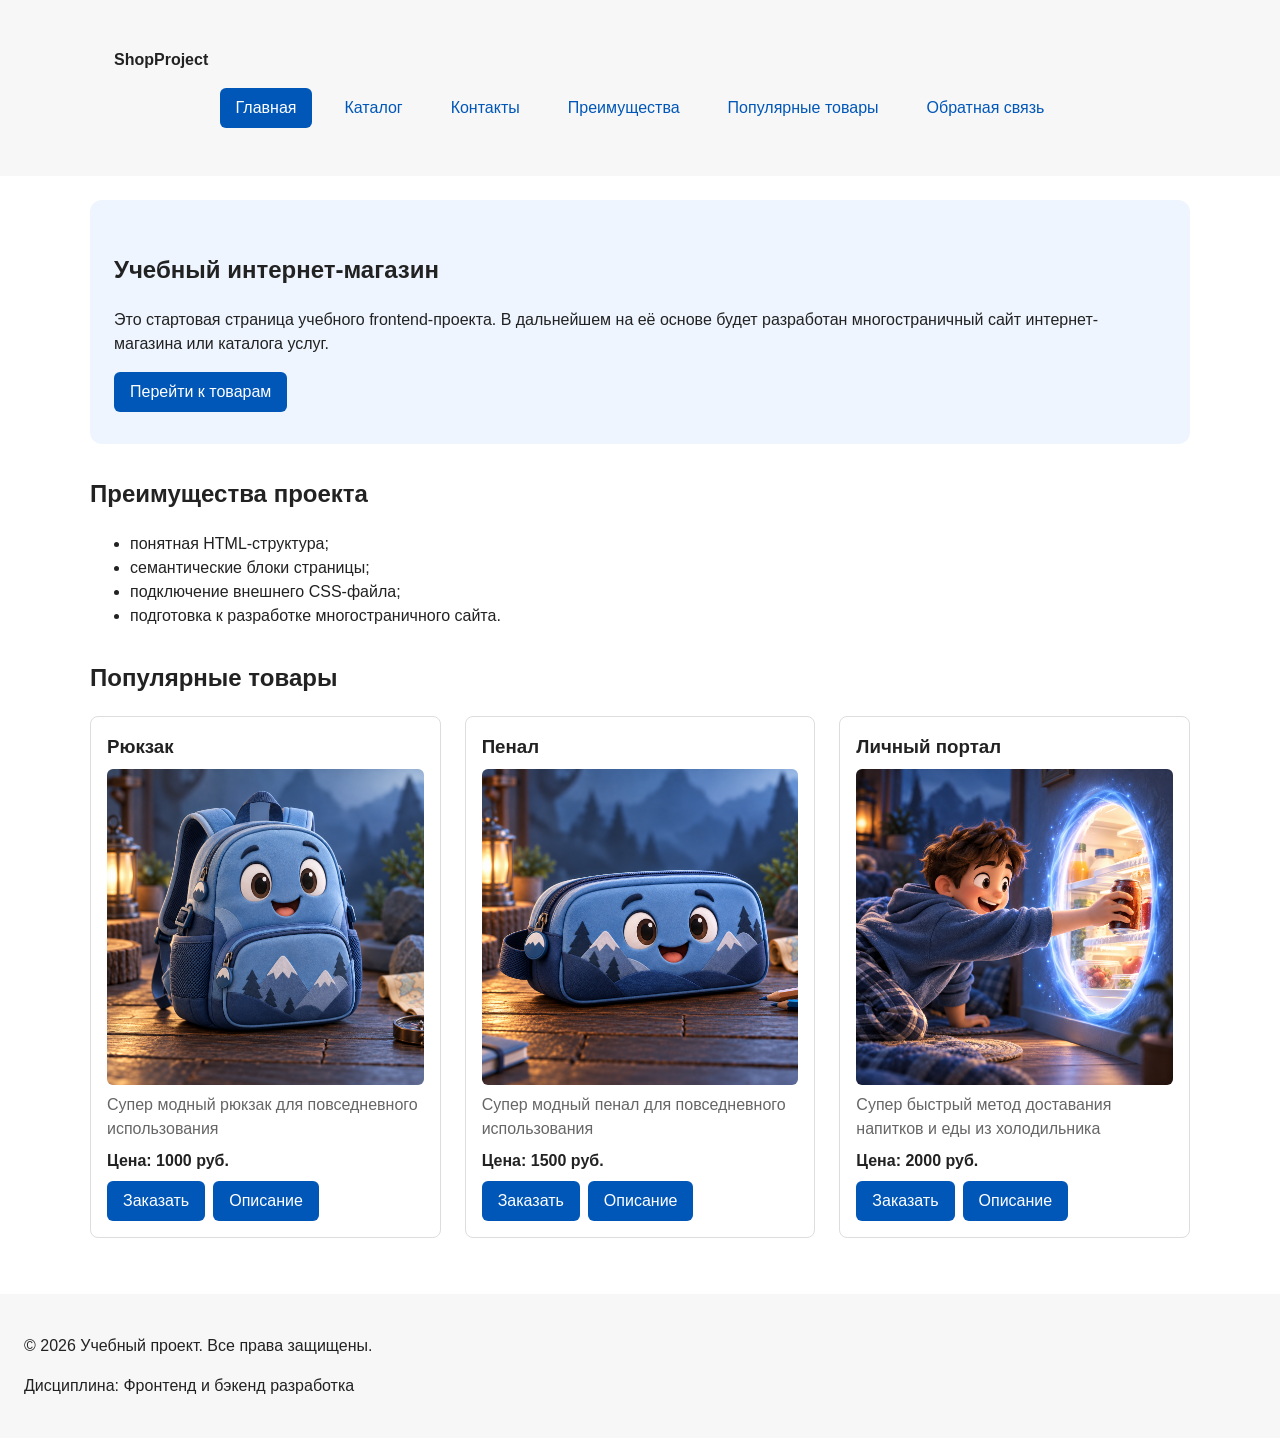
<file: index.html>
<!DOCTYPE html>
<html lang="ru">
<head>
  <meta charset="UTF-8">
  <meta name="viewport" content="width=device-width, initial-scale=1.0">
  <title>Учебный интернет-магазин</title>
  <link rel="stylesheet" href="css/style.css">
  <script src="js/main.js" defer></script>
  <meta property="og:type" content="website">
  <meta property="og:title" content="Учебный интернет-магазин">
  <meta property="og:description" content="Учебный frontend-проект интернет-магазина.">
  <meta property="og:image" content="https://vovelio.github.io/kr1-html-css-shop/images/preview.jpg">
</head>
<body>
<header class="site-header">
  <div class="site-header__inner">
    <a class="site-header__logo" href="index.html">ShopProject</a>

    <nav class="site-nav" aria-label="Основная навигация">
      <ul class="site-nav__list">
        <li class="site-nav__item">
          <a class="site-nav__link site-nav__link--active" href="index.html">
            Главная
          </a>
        </li>
        <li class="site-nav__item">
          <a class="site-nav__link" href="catalog.html">Каталог</a>
        </li>
        <li class="site-nav__item">
          <a class="site-nav__link" href="contacts.html">Контакты</a>
        </li>
        <li class="site-nav__item">
    <a class="site-nav__link" href="index.html#advantages">
      Преимущества
    </a>
  </li>
        <li class="site-nav__item">
          <a class="site-nav__link" href="index.html#popular">
            Популярные товары
          </a>
        </li>
        <li class="site-nav__item">
    <a class="site-nav__link" href="contacts.html#contacts">
      Обратная связь
    </a>
  </li>
      </ul>
    </nav>
  </div>
</header>

<main>
  <!-- Основное содержимое страницы -->
   <section class="hero">
  <h1>Учебный интернет-магазин</h1>
  <p>
    Это стартовая страница учебного frontend-проекта.
    В дальнейшем на её основе будет разработан многостраничный сайт
    интернет-магазина или каталога услуг.
  </p>
  <a class="button button--primary" href="catalog.html">
    Перейти к товарам
  </a>
</section>
<section class="section" id="advantages">
  <h2>Преимущества проекта</h2>

  <ul class="advantages-list">
    <li>понятная HTML-структура;</li>
    <li>семантические блоки страницы;</li>
    <li>подключение внешнего CSS-файла;</li>
    <li>подготовка к разработке многостраничного сайта.</li>
  </ul>
</section>
<section class="section" id="popular">
  <h2>Популярные товары</h2>

  <div class="products-grid">
    <article class="product-card">
        <h3 class="product-card__title">Рюкзак</h3>
        <img class="product-card__image" src="images/backpack.png" alt="Изображение товара Рюкзак">
        <p class="product-card__description">Супер модный рюкзак для повседневного использования</p>
        <p class="product-card__price">Цена: 1000 руб.</p>
        <div class="product-card__actions">
          <button
            class="button button--primary product-card__button"
            type="button"
            data-product="backpack"
          >
            Заказать
          </button>

          <a class="button button--primary" href="product.html">
            Описание
          </a>
        </div>
        </article>

      <article class="product-card">
        <h3 class="product-card__title">Пенал</h3>
        <img class="product-card__image" src="images/pencil-case.png" alt="Изображение товара Пенал">
        <p class="product-card__description">Супер модный пенал для повседневного использования</p>
        <p class="product-card__price">Цена: 1500 руб.</p>
        <div class="product-card__actions">
          <button
            class="button button--primary product-card__button"
            type="button"
            data-product="backpack"
          >
            Заказать
          </button>

          <a class="button button--primary" href="product.html">
            Описание
          </a>
        </div>
        </article>

      <article class="product-card">
        <h3 class="product-card__title">Личный портал</h3>
        <img class="product-card__image" src="images/portal.png" alt="Изображение товара Личный портал в холодильник">
        <p class="product-card__description">Супер быстрый метод доставания напитков и еды из холодильника</p>
        <p class="product-card__price">Цена: 2000 руб.</p>
        <div class="product-card__actions">
          <button
            class="button button--primary product-card__button"
            type="button"
            data-product="portal"
          >
            Заказать
          </button>

          <a class="button button--primary" href="product.html">
            Описание
          </a>
        </div>
        </article>
  </div>
</section>

</main>
<footer class="site-footer">
  <p>&copy; 2026 Учебный проект. Все права защищены.</p>
  <p>Дисциплина: Фронтенд и бэкенд разработка</p>
</footer>
<dialog class="order-dialog" id="order-dialog" aria-labelledby="order-dialog-title">
  <h2 class="order-dialog__title" id="order-dialog-title">
  Оформление заявки
  </h2>

  <form class="order-form" id="order-form" action="#" method="post" novalidate>
    <input id="selected-product" name="selected-product" type="hidden">

    <div class="order-form__field">
    <label class="order-form__label" for="order-name">Имя</label>
    <input
      class="order-form__input"
      id="order-name"
      name="name"
      type="text"
      required
    >
  </div>


    <div class="order-form__field">
      <label class="order-form__label" for="order-email">E-mail</label>
      <input
        class="order-form__input"
        id="order-email"
        name="email"
        type="email"
        placeholder="example@mail.ru"
        autocomplete="email"
        required
      >
    </div>

    <div class="order-form__field">
      <label class="order-form__label" for="order-phone">Телефон</label>
      <input
        class="order-form__input"
        id="order-phone"
        name="phone"
        type="tel"
        inputmode="tel"
        placeholder="+7 (900) 000-00-00"
        pattern="^\+7 \(\d{3}\) \d{3}-\d{2}-\d{2}$"
        required
      >
      <small>Формат: +7 (900) 000-00-00</small>
    </div>

    <div class="order-form__field">
      <label class="order-form__label"  for="order-date">Дата связи</label>
      <input
        class="order-form__input"
        id="order-date"
        name="date"
        type="date"
      >
    </div>

    <div class="order-form__field">
      <label class="order-form__label"  for="order-topic">Тема заявки</label>
      <select class="order-form__select" id="order-topic" name="topic" required>
        <option value="">Выберите тему</option>
        <option value="product">Заказ товара</option>
        <option value="consultation">Консультация</option>
        <option value="delivery">Доставка</option>
      </select>
    </div>

    <div class="order-form__field">
      <label class="order-form__label"  for="order-comment">Комментарий</label>
      <textarea
        class="order-form__textarea"
        id="order-comment"
        name="comment"
        rows="4"
        placeholder="Укажите дополнительную информацию"
      ></textarea>
    </div>

    <div class="order-form__field">
      <label class="order-form__label" >
        <input
          id="order-agreement"
          name="agreement"
          type="checkbox"
          required
        >
        Я согласен на обработку данных
      </label>
    </div>

    <div class="order-form__actions">
    <button 
      class="button button--secondary" 
        type="button"
        id="close-order-dialog"
        >
  Закрыть
</button>

    <button class="button button--primary" type="submit">
  Отправить заявку
</button>

  </div>

  </form>
</dialog>

<p class="success-message" id="success-message" hidden>
  Форма успешно отправлена!
</p>

</body>
</html>
</file>
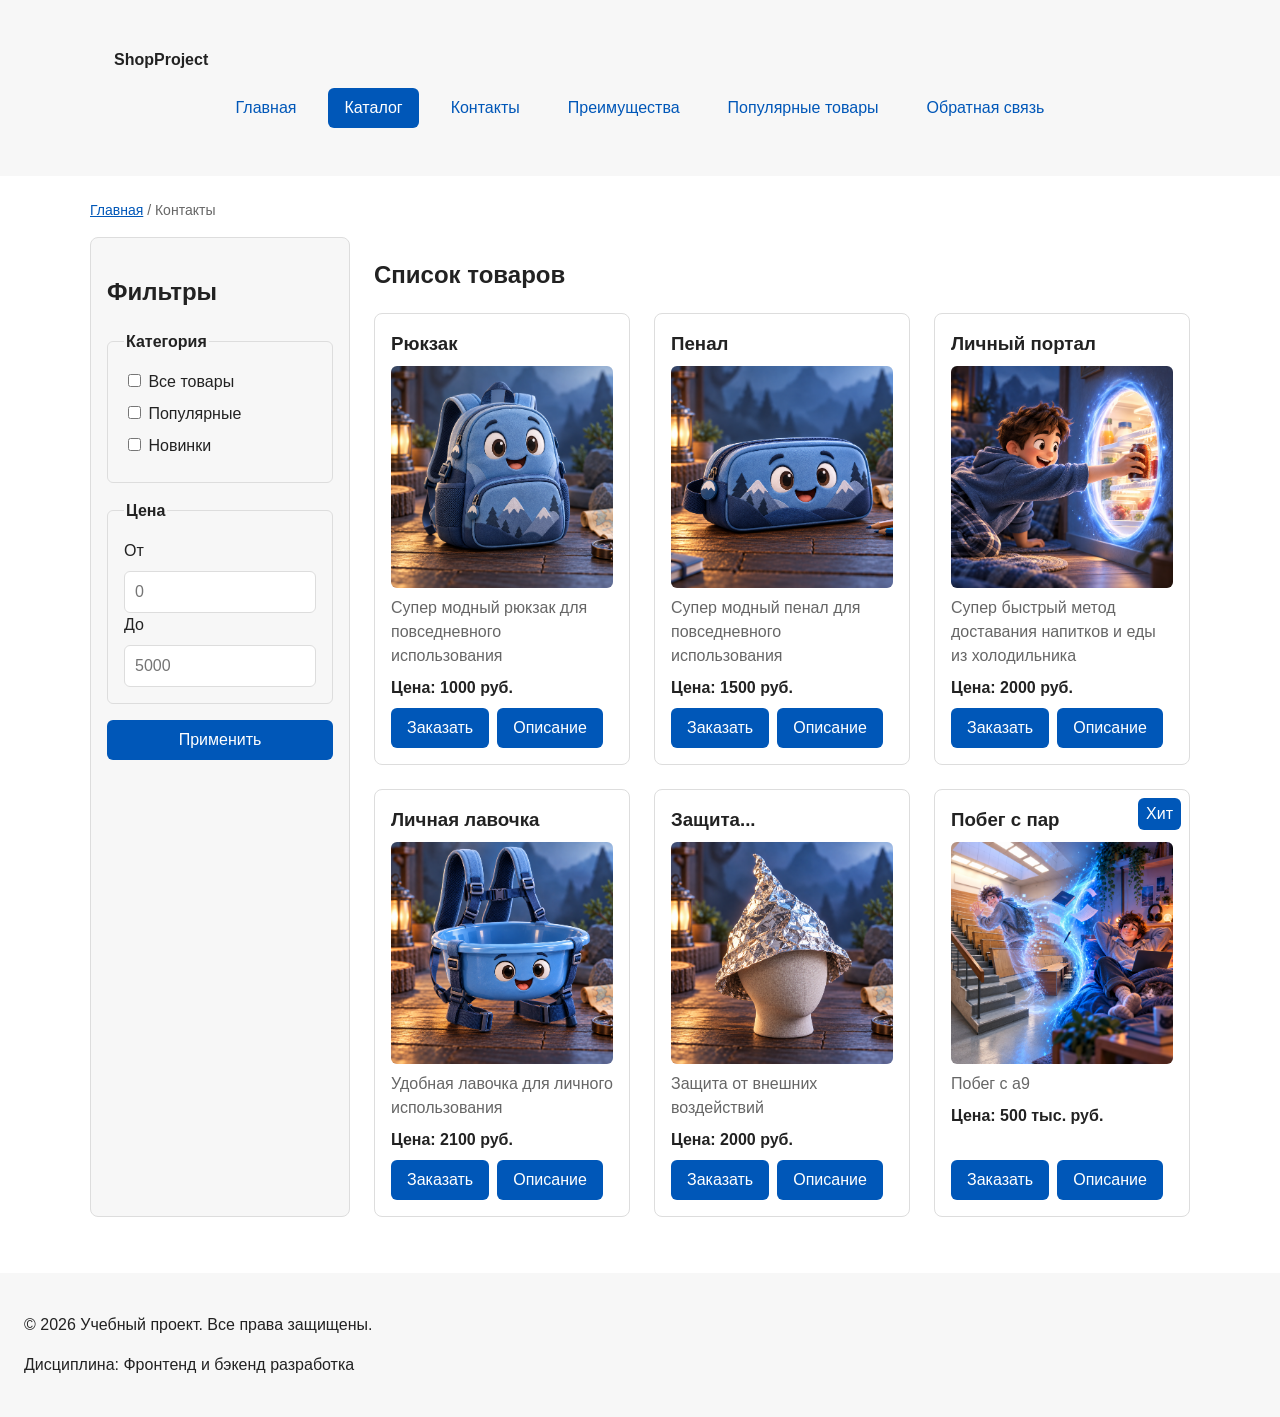
<file: catalog.html>
<!DOCTYPE html>
<html lang="ru">
<head>
  <meta charset="UTF-8">
  <meta name="viewport" content="width=device-width, initial-scale=1.0">
  <meta name="description" content="Каталог товаров учебного интернет-магазина.">
  <title>Каталог товаров — Учебный интернет-магазин</title>
  <script src="js/main.js" defer></script>
  <link rel="stylesheet" href="css/style.css">
  <meta property="og:type" content="website">
<meta property="og:title" content="Учебный интернет-магазин">
<meta property="og:description" content="Учебный frontend-проект интернет-магазина.">
<meta property="og:image" content="https://vovelio.github.io/kr1-html-css-shop/images/preview.jpg">

</head>
<body>
  <header class="site-header">
  <div class="site-header__inner">
    <a class="site-header__logo" href="index.html">ShopProject</a>

    <nav class="site-nav" aria-label="Основная навигация">
      <ul class="site-nav__list">
        <li class="site-nav__item">
          <a class="site-nav__link " href="index.html">
            Главная
          </a>
        </li>
        <li class="site-nav__item">
          <a class="site-nav__link site-nav__link--active" href="catalog.html">Каталог</a>
        </li>
        <li class="site-nav__item">
          <a class="site-nav__link" href="contacts.html">Контакты</a>
        </li>
        <li class="site-nav__item">
    <a class="site-nav__link" href="index.html#advantages">
      Преимущества
    </a>
  </li>
        <li class="site-nav__item">
          <a class="site-nav__link" href="index.html#popular">
            Популярные товары
          </a>
        </li>
        <li class="site-nav__item">
    <a class="site-nav__link" href="contacts.html#contacts">
      Обратная связь
    </a>
  </li>
      </ul>
    </nav>
  </div>
</header>


  <main>
    <nav class="breadcrumbs" aria-label="Хлебные крошки">
      <a class="breadcrumbs__link" href="index.html">Главная</a>
      <span class="breadcrumbs__current">Контакты</span>
    </nav>
<section class="catalog-layout">
  <aside class="catalog-filters">
    <h2>Фильтры</h2>

    <form class="filters-form" action="#" method="get">
      <fieldset>
        <legend>Категория</legend>

        <label>
          <input type="checkbox" name="category" value="all">
          Все товары
        </label>

        <label>
          <input type="checkbox" name="category" value="popular">
          Популярные
        </label>

        <label>
          <input type="checkbox" name="category" value="new">
          Новинки
        </label>
      </fieldset>

      <fieldset>
        <legend>Цена</legend>

        <label for="price-from">От</label>
        <input id="price-from" name="price-from" type="number" min="0" placeholder="0">

        <label for="price-to">До</label>
        <input id="price-to" name="price-to" type="number" min="0" placeholder="5000">
      </fieldset>

      <button class="button button--primary" type="submit">Применить</button>
    </form>
  </aside>

  <section class="catalog-products">
    <h2>Список товаров</h2>

    <div class="products-grid">
      <!-- Карточки товаров -->
       <article class="product-card">
        <h3 class="product-card__title">Рюкзак</h3>
        <img class="product-card__image" src="images/backpack.png" alt="Изображение товара Рюкзак">
        <p class="product-card__description">Супер модный рюкзак для повседневного использования</p>
        <p class="product-card__price">Цена: 1000 руб.</p>
        <div class="product-card__actions">
          <button
            class="button button--primary product-card__button"
            type="button"
            data-product="backpack"
          >
            Заказать
          </button>

          <a class="button button--primary" href="product.html">
            Описание
          </a>
        </div>
        </article>

      <article class="product-card">
        <h3 class="product-card__title">Пенал</h3>
        <img class="product-card__image" src="images/pencil-case.png" alt="Изображение товара Пенал">
        <p class="product-card__description">Супер модный пенал для повседневного использования</p>
        <p class="product-card__price">Цена: 1500 руб.</p>
        <div class="product-card__actions">
          <button
            class="button button--primary product-card__button"
            type="button"
            data-product="backpack"
          >
            Заказать
          </button>

          <a class="button button--primary" href="product.html">
            Описание
          </a>
        </div>
        </article>

      <article class="product-card">
        <h3 class="product-card__title">Личный портал</h3>
        <img class="product-card__image" src="images/portal.png" alt="Изображение товара Личный портал в холодильник">
        <p class="product-card__description">Супер быстрый метод доставания напитков и еды из холодильника</p>
        <p class="product-card__price">Цена: 2000 руб.</p>
        <div class="product-card__actions">
          <button
            class="button button--primary product-card__button"
            type="button"
            data-product="portal"
          >
            Заказать
          </button>

          <a class="button button--primary" href="product.html">
            Описание
          </a>
        </div>
        </article>
        <article class="product-card">
        <h3 class="product-card__title">Личная лавочка</h3>
        <img class="product-card__image" src="images/personal-bench.png" alt="Изображение товара Личная лавочка">
        <p class="product-card__description">Удобная лавочка для личного использования</p>
        <p class="product-card__price">Цена: 2100 руб.</p>
        <div class="product-card__actions">
          <button
            class="button button--primary product-card__button"
            type="button"
            data-product="personal-bench"
          >
            Заказать
          </button>

          <a class="button button--primary" href="product.html">
            Описание
          </a>
        </div>
        </article>
        <article class="product-card">
        <h3 class="product-card__title">Защита...</h3>
        <img class="product-card__image" src="images/aluminum-cap.png" alt="Изображение товара Защита от внешних воздействий">
        <p class="product-card__description">Защита от внешних воздействий</p>
        <p class="product-card__price">Цена: 2000 руб.</p>
        <div class="product-card__actions">
          <button
            class="button button--primary product-card__button"
            type="button"
            data-product="aluminum-cap"
          >
            Заказать
          </button>

          <a class="button button--primary" href="product.html">
            Описание
          </a>
        </div>
        </article>
        <article class="product-card">
          <span class="product-card__badge">Хит</span>
        <h3 class="product-card__title">Побег с пар</h3>
        <img class="product-card__image" src="images/leave.png" alt="Изображение товара Побег с пар">
        <p class="product-card__description">Побег с а9</p>
        <p class="product-card__price">Цена: 500 тыс. руб.</p>
        <div class="product-card__actions">
          <button
            class="button button--primary product-card__button"
            type="button"
            data-product="leave"
          >
            Заказать
          </button>

          <a class="button button--primary" href="product.html">
            Описание
          </a>
        </div>
        </article>
    </div>
  </section>
</section>
  </main>

  <footer class="site-footer">
    <p>&copy; 2026 Учебный проект. Все права защищены.</p>
    <p>Дисциплина: Фронтенд и бэкенд разработка</p>
  </footer>

  <dialog class="order-dialog" id="order-dialog" aria-labelledby="order-dialog-title">
  <h2 class="order-dialog__title" id="order-dialog-title">
  Оформление заявки
  </h2>

  <form class="order-form" id="order-form" action="#" method="post" novalidate>
    <input id="selected-product" name="selected-product" type="hidden">

    <div class="order-form__field">
    <label class="order-form__label" for="order-name">Имя</label>
    <input
      class="order-form__input"
      id="order-name"
      name="name"
      type="text"
      required
    >
  </div>


    <div class="order-form__field">
      <label class="order-form__label" for="order-email">E-mail</label>
      <input
        class="order-form__input"
        id="order-email"
        name="email"
        type="email"
        placeholder="example@mail.ru"
        autocomplete="email"
        required
      >
    </div>

    <div class="order-form__field">
      <label class="order-form__label" for="order-phone">Телефон</label>
      <input
        class="order-form__input"
        id="order-phone"
        name="phone"
        type="tel"
        inputmode="tel"
        placeholder="+7 (900) 000-00-00"
        pattern="^\+7 \(\d{3}\) \d{3}-\d{2}-\d{2}$"
        required
      >
      <small>Формат: +7 (900) 000-00-00</small>
    </div>

    <div class="order-form__field">
      <label class="order-form__label"  for="order-date">Дата связи</label>
      <input
        class="order-form__input"
        id="order-date"
        name="date"
        type="date"
      >
    </div>

    <div class="order-form__field">
      <label class="order-form__label"  for="order-topic">Тема заявки</label>
      <select class="order-form__select" id="order-topic" name="topic" required>
        <option value="">Выберите тему</option>
        <option value="product">Заказ товара</option>
        <option value="consultation">Консультация</option>
        <option value="delivery">Доставка</option>
      </select>
    </div>

    <div class="order-form__field">
      <label class="order-form__label"  for="order-comment">Комментарий</label>
      <textarea
        class="order-form__textarea"
        id="order-comment"
        name="comment"
        rows="4"
        placeholder="Укажите дополнительную информацию"
      ></textarea>
    </div>

    <div class="order-form__field">
      <label class="order-form__label" >
        <input
          id="order-agreement"
          name="agreement"
          type="checkbox"
          required
        >
        Я согласен на обработку данных
      </label>
    </div>

    <div class="order-form__actions">
    <button 
      class="button button--secondary" 
        type="button"
        id="close-order-dialog"
        >
  Закрыть
</button>

    <button class="button button--primary" type="submit">
  Отправить заявку
</button>

  </div>

  </form>
</dialog>

<p class="success-message" id="success-message" hidden>
  Форма успешно отправлена!
</p>

</body>
</html>
</file>
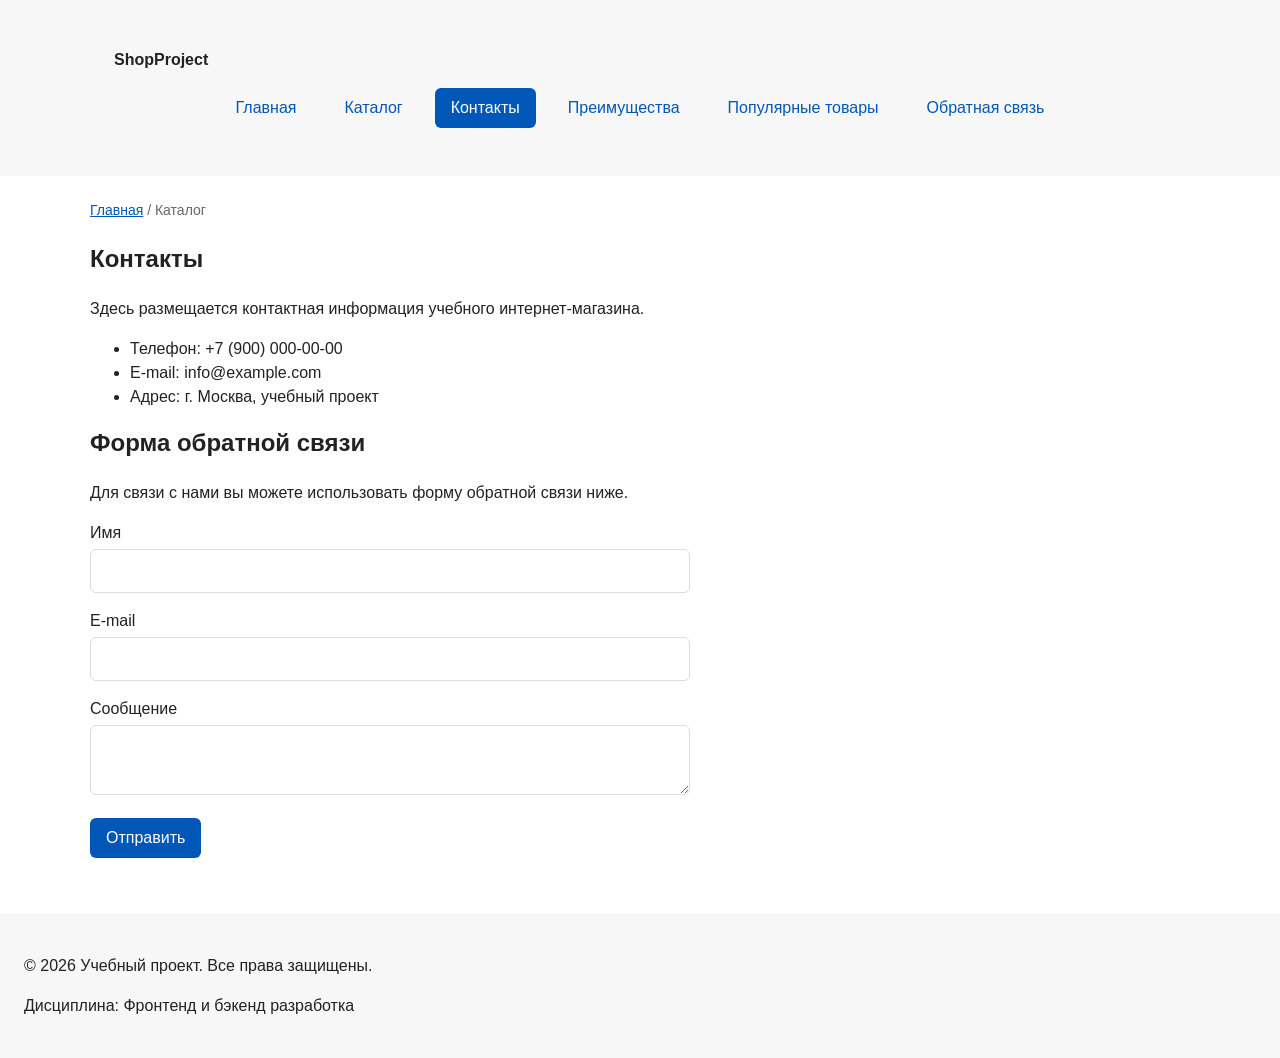
<file: contacts.html>
<!DOCTYPE html>
<html lang="ru">
<head>
  <meta charset="UTF-8">
  <meta name="viewport" content="width=device-width, initial-scale=1.0">
  <meta name="description" content="Контактная информация учебного интернет-магазина.">
  <title>Контакты — Учебный интернет-магазин</title>
  <link rel="stylesheet" href="css/style.css">
  <meta property="og:type" content="website">
  <meta property="og:title" content="Учебный интернет-магазин">
  <meta property="og:description" content="Учебный frontend-проект интернет-магазина.">
  <meta property="og:image" content="https://vovelio.github.io/kr1-html-css-shop/images/preview.jpg">

</head>
<body>
  <header class="site-header">
  <div class="site-header__inner">
    <a class="site-header__logo" href="index.html">ShopProject</a>

    <nav class="site-nav" aria-label="Основная навигация">
      <ul class="site-nav__list">
        <li class="site-nav__item">
          <a class="site-nav__link" href="index.html">
            Главная
          </a>
        </li>
        <li class="site-nav__item">
          <a class="site-nav__link" href="catalog.html">Каталог</a>
        </li>
        <li class="site-nav__item">
          <a class="site-nav__link site-nav__link--active" href="contacts.html">Контакты</a>
        </li>
        <li class="site-nav__item">
    <a class="site-nav__link" href="index.html#advantages">
      Преимущества
    </a>
  </li>
        <li class="site-nav__item">
          <a class="site-nav__link" href="index.html#popular">
            Популярные товары
          </a>
        </li>
        <li class="site-nav__item">
    <a class="site-nav__link" href="contacts.html#contacts">
      Обратная связь
    </a>
  </li>
      </ul>
    </nav>
  </div>
</header>


  <main>
    <nav class="breadcrumbs" aria-label="Хлебные крошки">
        <a class="breadcrumbs__link" href="index.html">Главная</a>
        <span class="breadcrumbs__current">Каталог</span>
    </nav>


    <section class="section">
      <h1>Контакты</h1>
      <p>
        Здесь размещается контактная информация учебного интернет-магазина.
      </p>

      <ul>
        <li>Телефон: +7 (900) 000-00-00</li>
        <li>E-mail: info@example.com</li>
        <li>Адрес: г. Москва, учебный проект</li>
      </ul>
      <div id="contacts">
      <p>
        <h2>Форма обратной связи</h2>
        Для связи с нами вы можете использовать форму обратной связи ниже.
      </p>
      <form class="contact-form" action="#" method="post">
        <div class="contact-form__field">
          <label class="contact-form__label" for="name">Имя</label>
          <input 
          class="contact-form__input"
          type="text" 
          id="name" 
          name="name" 
          required
          >
        </div>
        <div class="contact-form__field">
          <label class="contact-form__label" for="email">E-mail</label>
          <input 
          class="contact-form__input"
          type="email" 
          id="email" 
          name="email" 
          required
          >
        </div>
        <div class="contact-form__field">
          <label class="contact-form__label" for="message">Сообщение</label>
          <textarea 
          class="contact-form__textarea" 
          id="message" 
          name="message" 
          required>
        </textarea>
        </div>
        <button type="submit" class="button button--primary">Отправить</button>
      </form>
      </div>
    </section>
  </main>

  <footer class="site-footer">
    <p>&copy; 2026 Учебный проект. Все права защищены.</p>
    <p>Дисциплина: Фронтенд и бэкенд разработка</p>
  </footer>
</body>
</html>
</file>
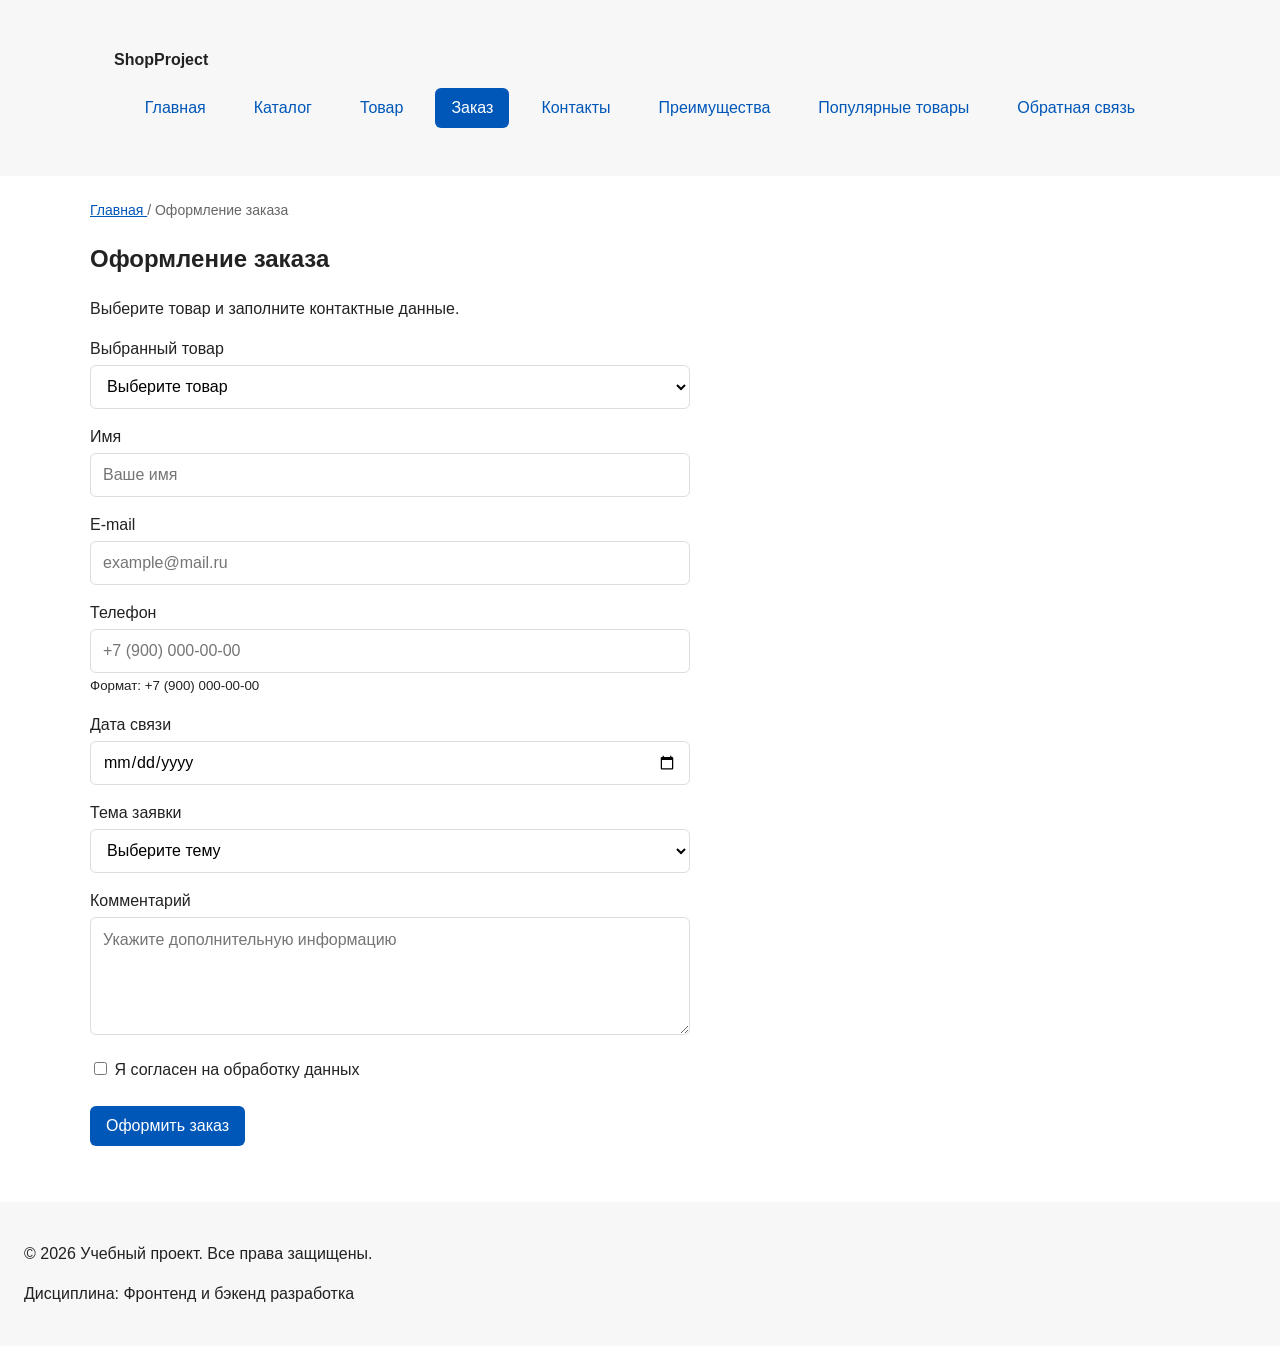
<file: order.html>
<!DOCTYPE html>
<html lang="ru">

<head>
  <meta charset="UTF-8">
  <meta name="viewport" content="width=device-width, initial-scale=1.0">

  <meta
    name="description"
    content="Страница оформления покупки — Учебный интернет-магазин"
  >

  <title>Оформление покупки — Учебный интернет-магазин</title>

  <link rel="stylesheet" href="css/style.css">
  <script src="js/main.js" defer></script>

  <meta property="og:type" content="website">
  <meta property="og:title" content="Учебный интернет-магазин">
  <meta
    property="og:description"
    content="Учебный frontend-проект интернет-магазина."
  >
  <meta
    property="og:image"
    content="https://vovelio.github.io/kr1-html-css-shop/images/preview.jpg"
  >
</head>

<body>

  <header class="site-header">
    <div class="site-header__inner">

      <a class="site-header__logo" href="index.html">
        ShopProject
      </a>

      <nav class="site-nav" aria-label="Основная навигация">
        <ul class="site-nav__list">

          <li class="site-nav__item">
            <a class="site-nav__link" href="index.html">
              Главная
            </a>
          </li>

          <li class="site-nav__item">
            <a class="site-nav__link" href="catalog.html">
              Каталог
            </a>
          </li>

          <li class="site-nav__item">
            <a class="site-nav__link" href="product.html">
              Товар
            </a>
          </li>

          <li class="site-nav__item">
            <a
              class="site-nav__link site-nav__link--active"
              href="order.html"
            >
              Заказ
            </a>
          </li>

          <li class="site-nav__item">
            <a class="site-nav__link" href="contacts.html">
              Контакты
            </a>
          </li>

          <li class="site-nav__item">
            <a class="site-nav__link" href="index.html#advantages">
              Преимущества
            </a>
          </li>

          <li class="site-nav__item">
            <a class="site-nav__link" href="index.html#popular">
              Популярные товары
            </a>
          </li>

          <li class="site-nav__item">
            <a class="site-nav__link" href="contacts.html#contacts">
              Обратная связь
            </a>
          </li>

        </ul>
      </nav>

    </div>
  </header>


  <main>

    <nav class="breadcrumbs" aria-label="Хлебные крошки">
      <a class="breadcrumbs__link" href="index.html">
        Главная
      </a>

      <span class="breadcrumbs__current">
        Оформление заказа
      </span>
    </nav>


    <section class="section">

      <h1>Оформление заказа</h1>

      <p>
        Выберите товар и заполните контактные данные.
      </p>


      <form
        class="order-form"
        id="order-form"
        action="#"
        method="post"
        novalidate
      >

        <!-- Выбор товара -->
        <div class="order-form__field">

          <label
            class="order-form__label"
            for="selected-product"
          >
            Выбранный товар
          </label>

          <select
            class="order-form__select"
            id="selected-product"
            name="selected-product"
            required
          >
            <option value="">
              Выберите товар
            </option>

            <option value="backpack">
              Рюкзак
            </option>

            <option value="case">
              Пенал
            </option>

            <option value="personal-bench">
              Личная лавочка
            </option>

            <option value="portal">
              Личный портал в холодильник
            </option>

            <option value="aluminum-cap">
              Защита от инопланетного воздействия
            </option>

            <option value="leave">
              Телепортация с пар
            </option>
          </select>

        </div>


        <!-- Имя -->
        <div class="order-form__field">

          <label
            class="order-form__label"
            for="order-name"
          >
            Имя
          </label>

          <input
            class="order-form__input"
            id="order-name"
            name="name"
            type="text"
            placeholder="Ваше имя"
            autocomplete="name"
            required
          >

        </div>


        <!-- E-mail -->
        <div class="order-form__field">

          <label
            class="order-form__label"
            for="order-email"
          >
            E-mail
          </label>

          <input
            class="order-form__input"
            id="order-email"
            name="email"
            type="email"
            placeholder="example@mail.ru"
            autocomplete="email"
            required
          >

        </div>


        <!-- Телефон -->
        <div class="order-form__field">

          <label
            class="order-form__label"
            for="order-phone"
          >
            Телефон
          </label>

          <input
            class="order-form__input"
            id="order-phone"
            name="phone"
            type="tel"
            inputmode="tel"
            placeholder="+7 (900) 000-00-00"
            pattern="^\+7 \(\d{3}\) \d{3}-\d{2}-\d{2}$"
            autocomplete="tel"
            required
          >

          <small>
            Формат: +7 (900) 000-00-00
          </small>

        </div>


        <!-- Дата связи -->
        <div class="order-form__field">

          <label
            class="order-form__label"
            for="order-date"
          >
            Дата связи
          </label>

          <input
            class="order-form__input"
            id="order-date"
            name="date"
            type="date"
          >

        </div>


        <!-- Тема заявки -->
        <div class="order-form__field">

          <label
            class="order-form__label"
            for="order-topic"
          >
            Тема заявки
          </label>

          <select
            class="order-form__select"
            id="order-topic"
            name="topic"
            required
          >
            <option value="">
              Выберите тему
            </option>

            <option value="product">
              Заказ товара
            </option>

            <option value="consultation">
              Консультация
            </option>

            <option value="delivery">
              Доставка
            </option>
          </select>

        </div>


        <!-- Комментарий -->
        <div class="order-form__field">

          <label
            class="order-form__label"
            for="order-comment"
          >
            Комментарий
          </label>

          <textarea
            class="order-form__textarea"
            id="order-comment"
            name="comment"
            rows="4"
            placeholder="Укажите дополнительную информацию"
          ></textarea>

        </div>


        <!-- Согласие -->
        <div class="order-form__field">

          <label for="order-agreement">

            <input
              id="order-agreement"
              name="agreement"
              type="checkbox"
              required
            >

            Я согласен на обработку данных

          </label>

        </div>


        <!-- Кнопка -->
        <div class="order-form__actions">

          <button
            class="button button--primary"
            type="submit"
          >
            Оформить заказ
          </button>

        </div>

      </form>

    </section>

  </main>


  <footer class="site-footer">
    <p>
      &copy; 2026 Учебный проект. Все права защищены.
    </p>

    <p>
      Дисциплина: Фронтенд и бэкенд разработка
    </p>
  </footer>

</body>
</html>
</file>
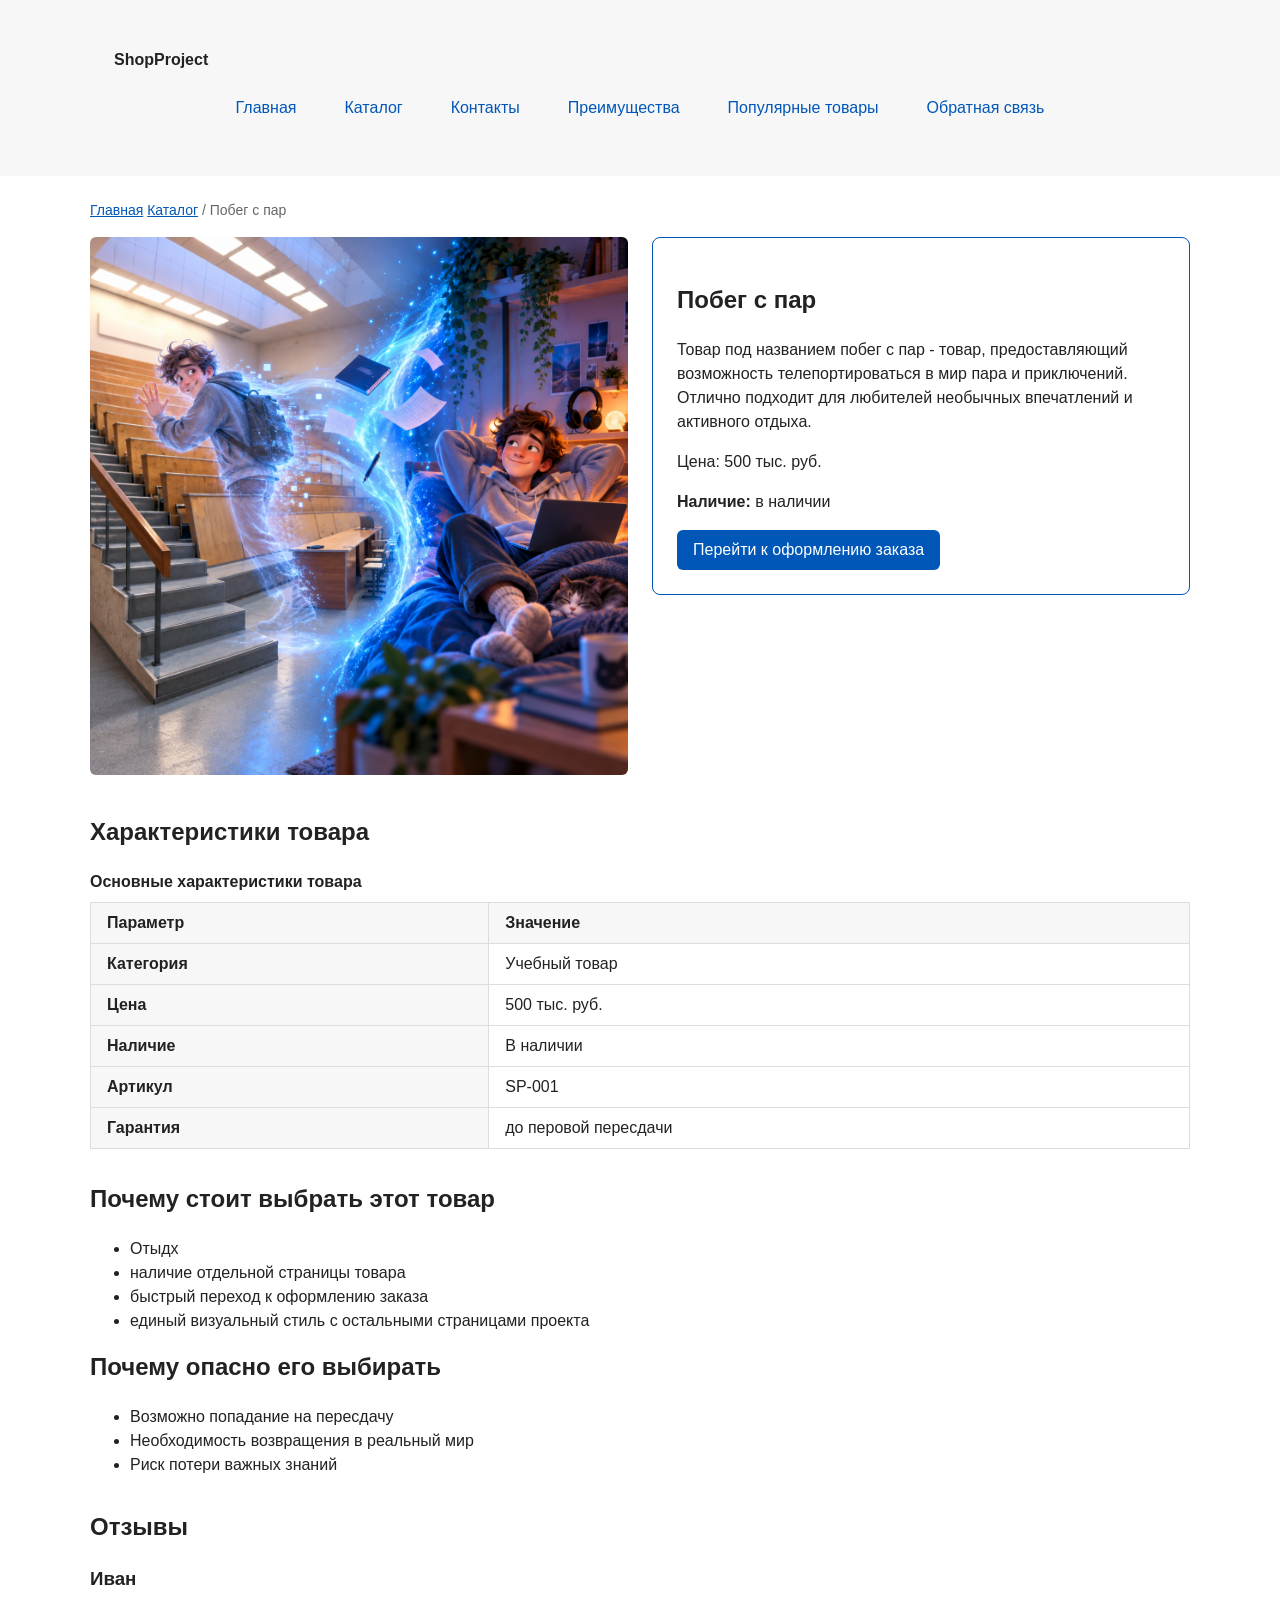
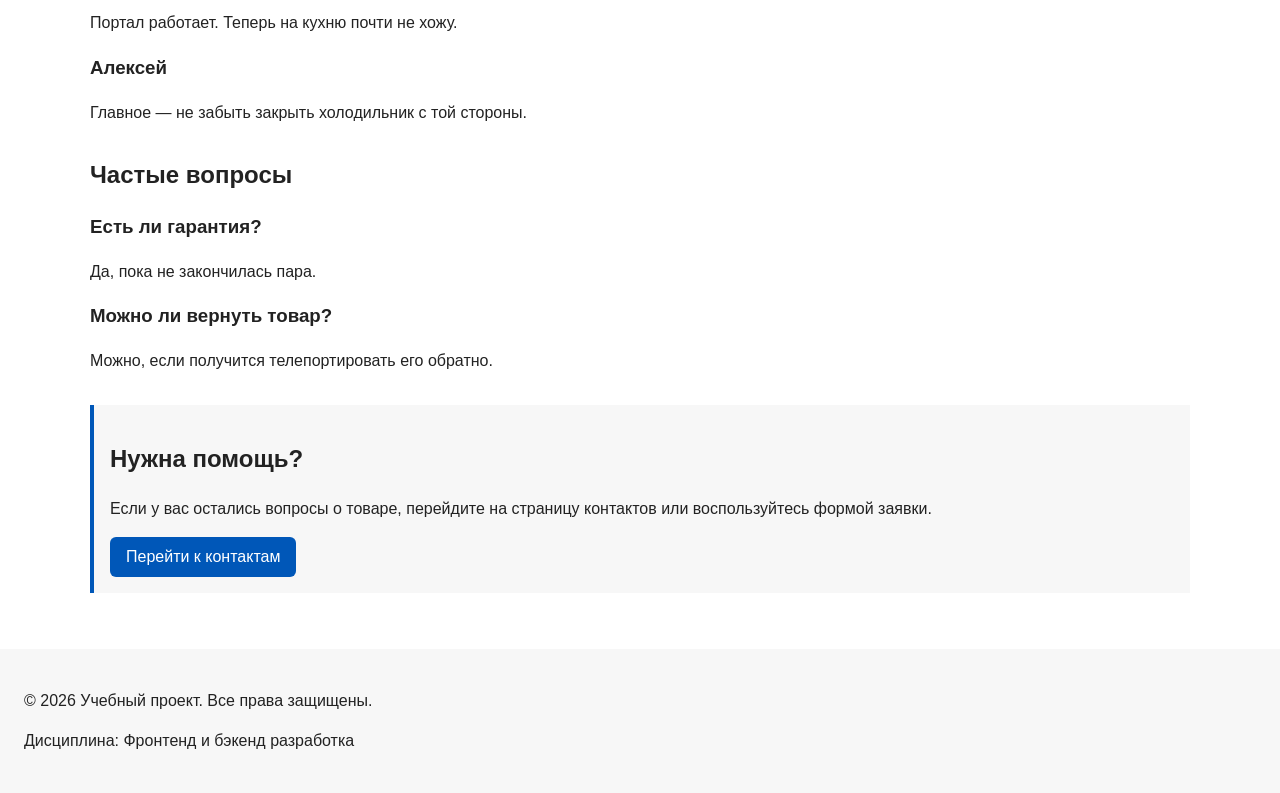
<file: product.html>
<!DOCTYPE html>
<html lang="ru">
<head>
  <meta charset="UTF-8">
  <meta name="viewport" content="width=device-width, initial-scale=1.0">
  <meta name="description" content="Карточка товара учебного интернет-магазина.">
  <title>Побег с пар — Учебный интернет-магазин</title>
  <link rel="stylesheet" href="css/style.css">
  <script src="js/main.js" defer></script>
  <meta property="og:type" content="website">
  <meta property="og:title" content="Побег с пар — Учебный интернет-магазин">
  <meta property="og:description" content="Подробная информация о товаре учебного интернет-магазина.">
  <meta property="og:image" content="https://vovelio.github.io/kr1-html-css-shop/images/preview.jpg">
</head>

<body>
  <header class="site-header">
    <div class="site-header__inner">
      <a class="site-header__logo" href="index.html">ShopProject</a>

      <nav class="site-nav" aria-label="Основная навигация">
        <ul class="site-nav__list">
          <li class="site-nav__item">
            <a class="site-nav__link" href="index.html">Главная</a>
          </li>

          <li class="site-nav__item">
            <a class="site-nav__link" href="catalog.html">Каталог</a>
          </li>

          <li class="site-nav__item">
            <a class="site-nav__link" href="contacts.html">Контакты</a>
          </li>

          <li class="site-nav__item">
            <a class="site-nav__link" href="index.html#advantages">Преимущества</a>
          </li>

          <li class="site-nav__item">
            <a class="site-nav__link" href="index.html#popular">Популярные товары</a>
          </li>

          <li class="site-nav__item">
            <a class="site-nav__link" href="contacts.html#contacts">Обратная связь</a>
          </li>
        </ul>
      </nav>
    </div>
  </header>

  <main>
    <nav class="breadcrumbs" aria-label="Хлебные крошки">
      <a class="breadcrumbs__link" href="index.html">Главная</a>
      <a class="breadcrumbs__link" href="catalog.html">Каталог</a>
      <span class="breadcrumbs__current">Побег с пар</span>
    </nav>

    <section class="section product">
      <div class="product__media">
        <img
          class="product-card__image "
          src="images/leave.png"
          alt="Изображение товара 1"
        >
      </div>

      <div class="product__content">
        <h1 class="product__title">Побег с пар</h1>

        <p class="product__description">
          Товар под названием побег с пар - товар, предоставляющий возможность телепортироваться в мир пара и приключений. Отлично подходит для любителей необычных впечатлений и активного отдыха.
        </p>

        <p class="product__price">Цена: 500 тыс. руб.</p>

        <p class="product__status">
          <strong>Наличие:</strong> в наличии
        </p>

        <a href="order.html" class="button button--primary">Перейти к оформлению заказа</a>
      </div>
    </section>

    <section class="section">
      <h2>Характеристики товара</h2>

      <table class="product-table">
        <caption>Основные характеристики товара</caption>

        <thead>
          <tr>
            <th scope="col">Параметр</th>
            <th scope="col">Значение</th>
          </tr>
        </thead>

        <tbody>
          <tr>
            <th scope="row">Категория</th>
            <td>Учебный товар</td>
          </tr>

          <tr>
            <th scope="row">Цена</th>
            <td>500 тыс. руб.</td>
          </tr>

          <tr>
            <th scope="row">Наличие</th>
            <td>В наличии</td>
          </tr>

          <tr>
            <th scope="row">Артикул</th>
            <td>SP-001</td>
          </tr>

          <tr>
            <th scope="row">Гарантия</th>
            <td>до перовой пересдачи</td>
          </tr>
        </tbody>
      </table>
    </section>

    <section class="section">
      <h2>Почему стоит выбрать этот товар</h2>

      <ul>
        <li>Отыдх</li>
        <li>наличие отдельной страницы товара</li>
        <li>быстрый переход к оформлению заказа</li>
        <li>единый визуальный стиль с остальными страницами проекта</li>
      </ul>

      <h2>Почему опасно его выбирать</h2>
      <ul>
        <li>Возможно попадание на пересдачу</li>
        <li>Необходимость возвращения в реальный мир</li>
        <li>Риск потери важных знаний</li>
      </ul>
    </section>

    <section class="section">
  <h2>Отзывы</h2>

  <article class="review">
    <h3>Иван</h3>
    <p>Портал работает. Теперь на кухню почти не хожу.</p>
  </article>

  <article class="review">
    <h3>Алексей</h3>
    <p>Главное — не забыть закрыть холодильник с той стороны.</p>
  </article>
</section>

<section class="section">
  <h2>Частые вопросы</h2>

  <h3>Есть ли гарантия?</h3>
  <p>Да, пока не закончилась пара.</p>

  <h3>Можно ли вернуть товар?</h3>
  <p>Можно, если получится телепортировать его обратно.</p>
</section>

    <aside class="aside-info">
      <h2>Нужна помощь?</h2>
      <p>
        Если у вас остались вопросы о товаре, перейдите на страницу контактов
        или воспользуйтесь формой заявки.
      </p>

      <a class="button button--primary" href="contacts.html">
        Перейти к контактам
      </a>
    </aside>
  </main>

  <footer class="site-footer">
    <p>&copy; 2026 Учебный проект. Все права защищены.</p>
    <p>Дисциплина: Фронтенд и бэкенд разработка</p>
  </footer>
  <dialog class="order-dialog" id="order-dialog" aria-labelledby="order-dialog-title">
  <h2 class="order-dialog__title" id="order-dialog-title">
  Оформление заявки
  </h2>

  <form class="order-form" id="order-form" action="#" method="post" novalidate>
    <input id="selected-product" name="selected-product" type="hidden">

    <div class="order-form__field">
    <label class="order-form__label" for="order-name">Имя</label>
    <input
      class="order-form__input"
      id="order-name"
      name="name"
      type="text"
      required
    >
  </div>


    <div class="order-form__field">
      <label class="order-form__label" for="order-email">E-mail</label>
      <input
        class="order-form__input"
        id="order-email"
        name="email"
        type="email"
        placeholder="example@mail.ru"
        autocomplete="email"
        required
      >
    </div>

    <div class="order-form__field">
      <label class="order-form__label" for="order-phone">Телефон</label>
      <input
        class="order-form__input"
        id="order-phone"
        name="phone"
        type="tel"
        inputmode="tel"
        placeholder="+7 (900) 000-00-00"
        pattern="^\+7 \(\d{3}\) \d{3}-\d{2}-\d{2}$"
        required
      >
      <small>Формат: +7 (900) 000-00-00</small>
    </div>

    <div class="order-form__field">
      <label class="order-form__label"  for="order-date">Дата связи</label>
      <input
        class="order-form__input"
        id="order-date"
        name="date"
        type="date"
      >
    </div>

    <div class="order-form__field">
      <label class="order-form__label"  for="order-topic">Тема заявки</label>
      <select class="order-form__select" id="order-topic" name="topic" required>
        <option value="">Выберите тему</option>
        <option value="product">Заказ товара</option>
        <option value="consultation">Консультация</option>
        <option value="delivery">Доставка</option>
      </select>
    </div>

    <div class="order-form__field">
      <label class="order-form__label"  for="order-comment">Комментарий</label>
      <textarea
        class="order-form__textarea"
        id="order-comment"
        name="comment"
        rows="4"
        placeholder="Укажите дополнительную информацию"
      ></textarea>
    </div>

    <div class="order-form__field">
      <label class="order-form__label" >
        <input
          id="order-agreement"
          name="agreement"
          type="checkbox"
          required
        >
        Я согласен на обработку данных
      </label>
    </div>

    <div class="order-form__actions">
    <button 
      class="button button--secondary" 
        type="button"
        id="close-order-dialog"
        >
  Закрыть
</button>

    <button class="button button--primary" type="submit">
  Отправить заявку
</button>

  </div>

  </form>
</dialog>

<p class="success-message" id="success-message" hidden>
  Форма успешно отправлена!
</p>
</body>
</html>
</file>
<file: css/style.css>
/* ===============================
   1. Переменные проекта
   =============================== */

:root {
  /* Основные цвета проекта */
  --color-bg: #ffffff;
  --color-text: #222222;
  --color-muted: #666666;
  --color-primary: #0057b8;
  --color-primary-dark: #003f86;
  --color-border: #dddddd;
  --color-surface: #f7f7f7;
  --color-surface-accent: #eef5ff;
  --color-danger: #b00020;
  --color-success: #168a2f;
  --color-success-bg: #eefaf0;
  --color-white: #ffffff;

  /* Отступы */
  --space-xs: 4px;
  --space-sm: 8px;
  --space-md: 16px;
  --space-lg: 24px;
  --space-xl: 32px;

  /* Скругления */
  --radius-sm: 6px;
  --radius-md: 8px;
  --radius-lg: 12px;

  /* Размеры */
  --container-width: 1100px;
}


/* ===============================
   2. Базовые стили
   =============================== */

* {
  box-sizing: border-box;
}

body {
  margin: 0;
  font-family: Arial, sans-serif;
  line-height: 1.5;
  color: var(--color-text);
  background-color: var(--color-bg);
}

header,
main,
footer {
  padding: var(--space-lg);
}

header {
  background-color: var(--color-surface);
}

.site-footer {
  background-color: var(--color-surface);
}

.breadcrumbs {
  max-width: var(--container-width);
  margin: 0 auto var(--space-md);
  font-size: 14px;
  color: var(--color-muted);
}

.breadcrumbs__link {
  color: var(--color-primary);
}

.breadcrumbs__current::before {
  content: " / ";
  color: var(--color-muted);
}

:target {
  outline: 2px dashed var(--color-primary);
  outline-offset: 4px;
}

.filters-form {
  display: grid;
  gap: var(--space-md);
}

.filters-form fieldset {
  margin: 0;
  padding: var(--space-md);
  border: 1px solid var(--color-border);
  border-radius: var(--radius-sm);
}

.filters-form legend {
  font-weight: 700;
}

.filters-form label {
  display: block;
  margin-bottom: var(--space-sm);
}

.filters-form input[type="number"] {
  width: 100%;
  padding: 8px 10px;
  border: 1px solid var(--color-border);
  border-radius: var(--radius-sm);
  font: inherit;
}

.site-header {
  background-color: var(--color-surface);
}

.site-header__inner {
  max-width: var(--container-width);
  margin: 0 auto;
  padding: var(--space-lg);
}

.site-header__logo {
  font-weight: 700;
  color: var(--color-text);
  text-decoration: none;
}

.site-nav__list {
  display: flex;
  flex-wrap: wrap;
  justify-content: center;
  align-items: center;
  gap: var(--space-md);
  padding: 0;
  margin: var(--space-md) 0 0;
  list-style: none;
}

.site-nav__link:hover {
  color: var(--color-white);
  background-color: var(--color-primary);
}

.site-nav__link:focus-visible {
  outline: 2px solid var(--color-primary);
  outline-offset: 3px;
}

.site-nav__link {
  display: inline-block;
  padding: var(--space-sm) var(--space-md);
  color: var(--color-primary);
  text-decoration: none;
  border-radius: var(--radius-sm);
}

.site-nav__link--active {
  color: var(--color-white);
  background-color: var(--color-primary);
}



/* ===============================
   3. Общие элементы интерфейса
   =============================== */

a {
  color: var(--color-primary);
}

a:hover {
  color: var(--color-primary-dark);
}

a:focus-visible {
  outline: 2px solid var(--color-primary);
  outline-offset: 3px;
}

.button {
  display: inline-block;
  padding: var(--space-sm) var(--space-md);
  border: none;
  border-radius: var(--radius-sm);
  font: inherit;
  text-decoration: none;
  cursor: pointer;
}

.button--primary {
  color: var(--color-white);
  background-color: var(--color-primary);
}

.button--primary:hover {
  background-color: var(--color-primary-dark);
  color: var(--color-white);
}

.button--secondary {
  color: var(--color-primary);
  background-color: transparent;
  border: 1px solid var(--color-primary);
}

.button--secondary:hover {
  color: var(--color-white);
  background-color: var(--color-primary);
}

.button:disabled,
.button--disabled {
  opacity: 0.6;
  cursor: not-allowed;
}

.product {
  max-width: var(--container-width);
  margin: 0 auto var(--space-xl);

  display: grid;
  grid-template-columns: 1fr 1fr;
  gap: var(--space-lg);
  align-items: start;
}


.products-grid {
  display: grid;
  grid-template-columns: repeat(3, 1fr);
  gap: var(--space-lg);
}

/* ===============================
   4. Компоненты страницы
   =============================== */

.hero {
  max-width: var(--container-width);
  margin: 0 auto var(--space-xl);
  padding: var(--space-xl) var(--space-lg);
  background-color: var(--color-surface-accent);
  border-radius: var(--radius-lg);
}

.section {
  max-width: var(--container-width);
  margin: 0 auto var(--space-xl);
}

.section h2 {
  margin-top: 0;
}

.product-card {
  position: relative;
  display: flex;
  flex-direction: column;
  gap: var(--space-sm);
  padding: var(--space-md);
  border: 1px solid var(--color-border);
  border-radius: var(--radius-md);
  background-color: var(--color-bg);
}
.product__content {
  padding: var(--space-lg);
  border: 1px solid var(--color-primary);
  border-radius: var(--radius-md);
  background-color: var(--color-bg);
}

.catalog-layout {
  max-width: var(--container-width);
  margin: 0 auto var(--space-xl);
  display: grid;
  grid-template-columns: 260px 1fr;
  grid-template-areas: "filters products";
  gap: var(--space-lg);
}

.catalog-filters {
  position: sticky;
  grid-area: filters;
  padding: var(--space-md);
  border: 1px solid var(--color-border);
  border-radius: var(--radius-md);
  background-color: var(--color-surface);
}

.catalog-products {
  grid-area: products;
}

.product-card__badge {
  position: absolute;
  top: var(--space-sm);
  right: var(--space-sm);
  z-index: 1;

  padding: 4px 8px;
  color: var(--color-white);
  background-color: var(--color-primary);
  border-radius: var(--radius-sm);
}

.product-card:hover {
  border-color: var(--color-primary);
}

.product-card--featured {
  border-color: var(--color-primary);
}

.product-card--discount {
  border-color: var(--color-danger);
}

.product-card__title {
  margin: 0;
  color: var(--color-text);
}
.product-card__description {
  margin: 0;
  color: var(--color-muted);
}

.product-card__price {
  margin: 0;
  font-weight: 700;
}

.product-card--discount .product-card__price {
  color: var(--color-danger);
}

.product-card__button {
  align-self: flex-start;
}

.product-card__actions {
  margin-top: auto;
  display: flex;
  flex-direction: row;
  align-items: flex-start;
  gap: var(--space-sm);
}

.product-card__image{
  width: 100%;
  height: auto;
  border-radius: var(--radius-sm);
}

.product-table {
  width: 100%;
  border-collapse: collapse;
  margin-top: var(--space-md);
}

.product-table th,
.product-table td {
  padding: var(--space-sm) var(--space-md);
  border: 1px solid var(--color-border);
  text-align: left;
}

.product-table th {
  background-color: var(--color-surface);
}

.product-table caption {
  margin-bottom: var(--space-sm);
  font-weight: 700;
  text-align: left;
}
.aside-info {
  max-width: var(--container-width);
  margin: 0 auto var(--space-xl);
  padding: var(--space-md);
  border-left: 4px solid var(--color-primary);
  background-color: var(--color-surface);
}

html {
  scroll-behavior: smooth;
}


/* ===============================
   5. Форма и модальное окно
   =============================== */


.contact-form {
  max-width: 600px;
}

.contact-form__field {
  margin-bottom: var(--space-md);
}

.contact-form__label {
  display: block;
  margin-bottom: var(--space-xs);
}

.contact-form__input,
.contact-form__select,.contact-form__textarea {
  width: 100%;
  padding: 10px 12px;
  border: 1px solid var(--color-border);
  border-radius: var(--radius-sm);
  font: inherit;
}

.contact-form__input,
.contact-form__select {
  height: 44px;
} 

.contact-form__select {
  background-color: var(--color-bg);
}

.contact-form__input:hover,
.contact-form__select:hover,
.contact-form__textarea:hover {
  border-color: var(--color-primary);
}

.contact-form__input:focus-visible,
.contact-form__select:focus-visible,
.contact-form__textarea:focus-visible {
  outline: 2px solid var(--color-primary);
  outline-offset: 3px;
}

.catalog-filters__title {
  margin-top: 0;
}
.order-dialog {
  width: min(100% - 32px, 560px);
  padding: var(--space-lg);
  border: none;
  border-radius: var(--radius-lg);
}

.order-dialog::backdrop {
  background-color: rgba(0, 0, 0, 0.5);
}

.order-form {
  max-width: 600px;
}

.order-form__field {
  margin-bottom: var(--space-md);
}

.order-form__label {
  display: block;
  margin-bottom: var(--space-xs);
}

.order-form__input,
.order-form__select,
.order-form__textarea {
  width: 100%;
  padding: 10px 12px;
  border: 1px solid var(--color-border);
  border-radius: var(--radius-sm);
  font: inherit;
}

.order-form__input,
.order-form__select {
  height: 44px;
}

.order-form__select {
  background-color: var(--color-bg);
}

.order-form__input:hover,
.order-form__select:hover,
.order-form__textarea:hover {
  border-color: var(--color-primary);
}

.order-form__input:focus-visible,
.order-form__select:focus-visible,
.order-form__textarea:focus-visible {
  outline: 2px solid var(--color-primary);
  outline-offset: 3px;
}

.order-form__actions {
  display: flex;
  gap: var(--space-md);
  margin-top: var(--space-lg);
}

.order-dialog__title {
  margin-top: 0;
}

[aria-invalid="true"] {
  border-color: var(--color-danger);
}

.success-message {
  max-width: var(--container-width);
  margin: var(--space-lg) auto;
  padding: var(--space-md);
  border-left: 4px solid var(--color-success);
  background-color: var(--color-success-bg);
}
</file>
